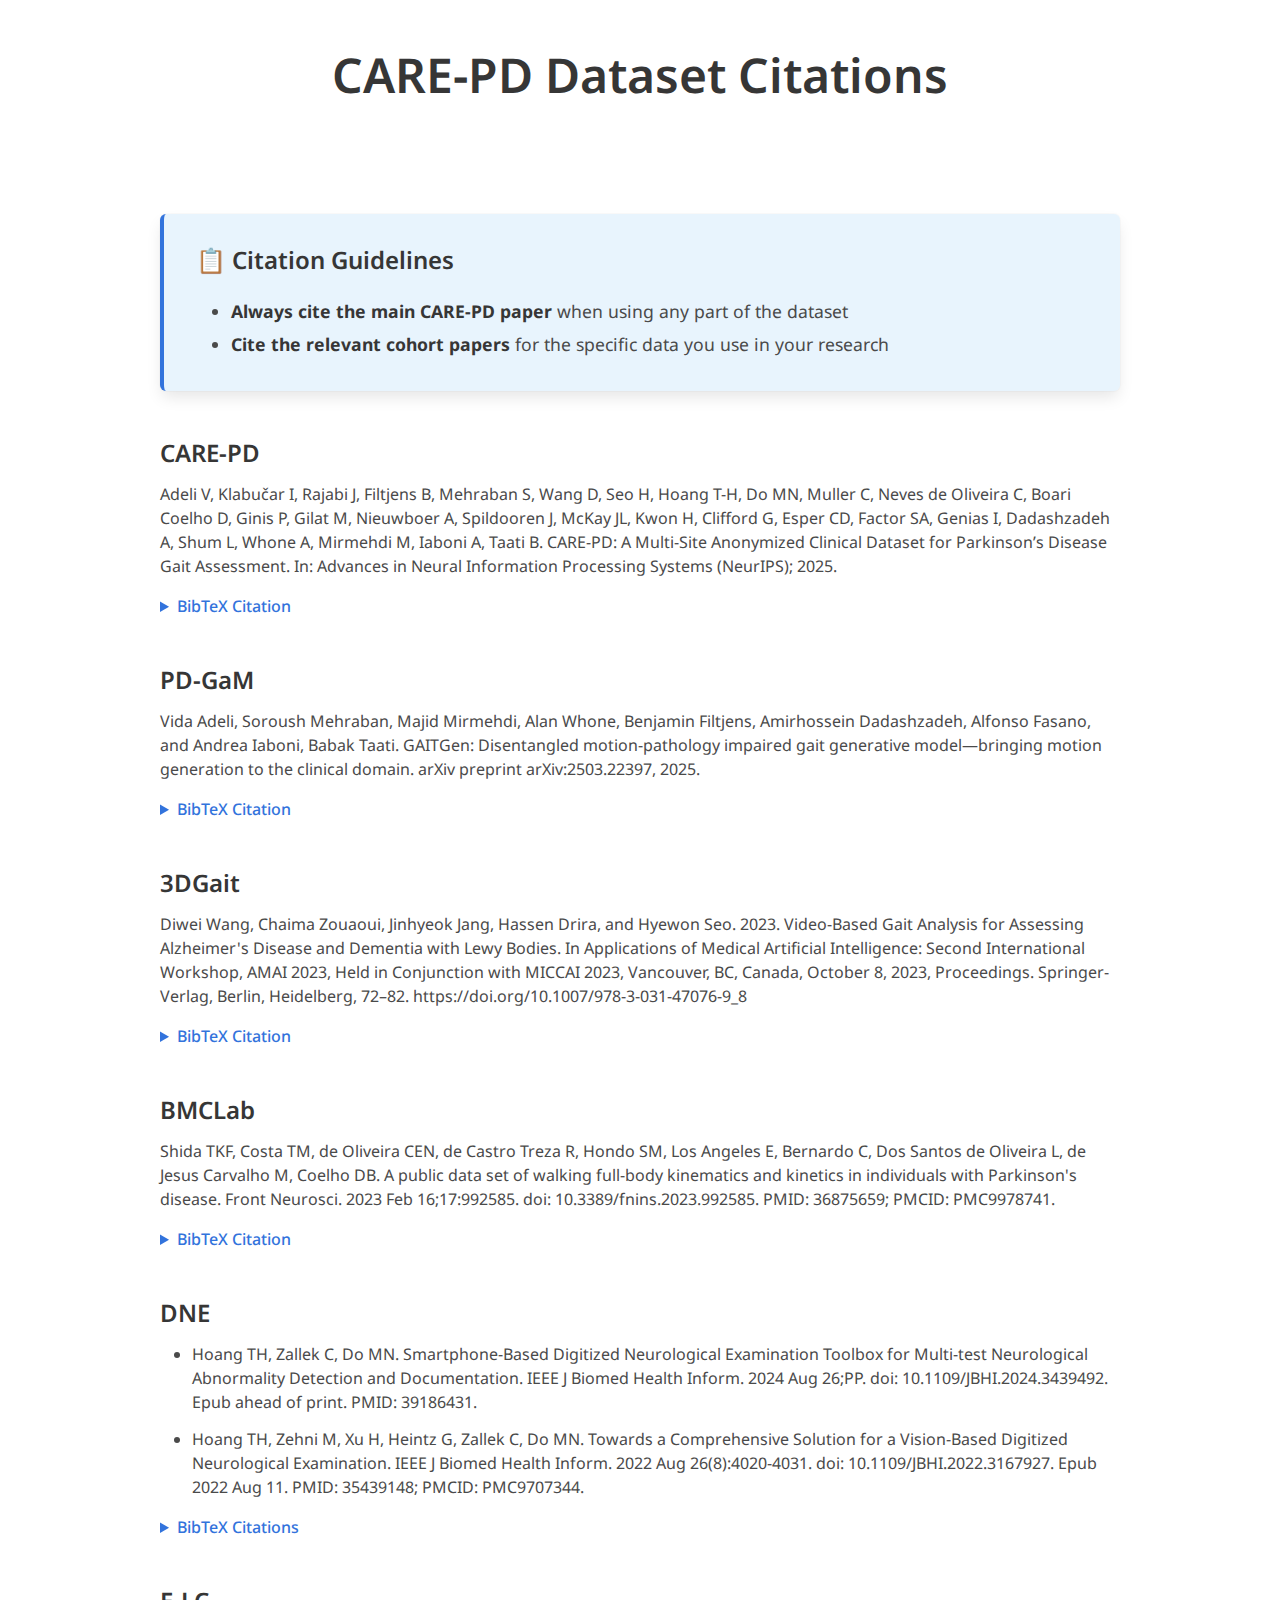
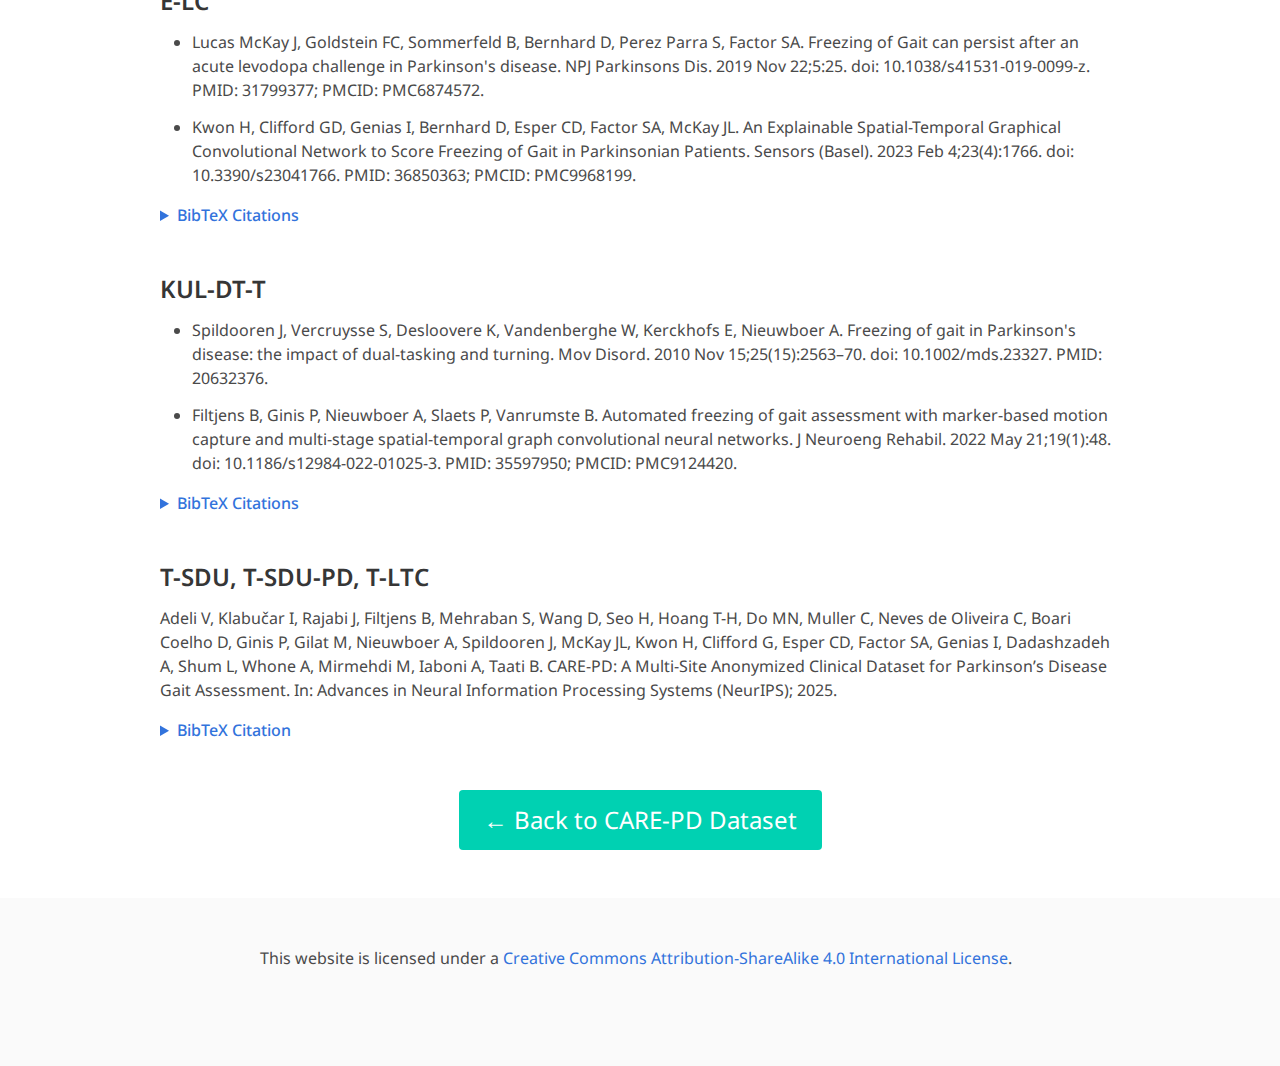
<file: citations.html>
<!DOCTYPE html>
<html>
<head>
  <meta charset="utf-8">
  <meta name="viewport" content="width=device-width, initial-scale=1">
  <title>Original Dataset Citations - Care-PD</title>

  <link href="https://fonts.googleapis.com/css?family=Google+Sans|Noto+Sans|Castoro" rel="stylesheet">
  <link rel="stylesheet" href="./static/css/bulma.min.css">
  <link rel="stylesheet" href="./static/css/index.css">
  <link rel="icon" href="./static/images/favicon.svg">

  <style>
    .carepd {
      font-variant-caps: small-caps;
      font-weight: 700 !important;
      letter-spacing: 0.02em;
    }
    .cohort-name {
      color: #3273dc;
      font-weight: 600;
      font-size: 1.2em;
      margin-top: 2em;
      margin-bottom: 1em;
    }
    pre {
      background-color: #f5f5f5;
      padding: 1em;
      border-radius: 4px;
      font-size: 0.9em;
      overflow-x: auto;
      margin-top: 1em;
    }
    .citation-entry {
      margin-bottom: 2.5em;
    }
  </style>
</head>
<body>

<section class="hero">
  <div class="hero-body">
    <div class="container is-max-desktop">
      <div class="columns is-centered">
        <div class="column has-text-centered">
          <h1 class="title is-1" style="font-size: 3rem; margin-bottom: 0em;">
            CARE-PD Dataset Citations
          </h1>
        </div>
      </div>
    </div>
  </div>
</section>



<section class="section">
  <div class="container is-max-desktop content">

      <div class="box" style="background-color: #e8f4fd; border-left: 4px solid #3273dc; padding: 2em; margin-top: 1em;">
        <h3 class="title is-4" style="margin-bottom: 1em;">📋 Citation Guidelines</h3>
        <ul style="font-size: 1.1em; line-height: 1.6;">
          <li style="margin-bottom: 0.1em;">
            <strong>Always cite the main CARE-PD paper</strong> when using any part of the dataset
          </li>
          <li style="margin-bottom: 0.1em;">
            <strong>Cite the relevant cohort papers</strong> for the specific data you use in your research
          </li>
        </ul>
      </div>

      <!-- Original Care-PD Citation -->
             <div class="citation-entry">
        <h3 class="cohort-name">CARE-PD</h3>
        <p style="margin-bottom: 1em;">
          Adeli V, Klabučar I, Rajabi J, Filtjens B, Mehraban S, Wang D, Seo H, Hoang T-H, Do MN, Muller C, Neves de Oliveira C, Boari Coelho D, Ginis P, Gilat M, Nieuwboer A, Spildooren J, McKay JL, Kwon H, Clifford G, Esper CD, Factor SA, Genias I, Dadashzadeh A, Shum L, Whone A, Mirmehdi M, Iaboni A, Taati B.
CARE-PD: A Multi-Site Anonymized Clinical Dataset for Parkinson’s Disease Gait Assessment.
In: Advances in Neural Information Processing Systems (NeurIPS); 2025.
        </p>
        <details>
          <summary style="cursor: pointer; color: #3273dc; font-weight: 500;">BibTeX Citation</summary>
          <pre>@inproceedings{adeli2025carepd,
title={CARE-PD: A Multi-Site Anonymized Clinical Dataset for Parkinson’s Disease Gait Assessment},
author={Vida Adeli, Ivan Klabu\v{c}ar, Javad Rajabi, Benjamin Filtjens, Soroush Mehraban, Diwei Wang, Hyewon Seo, Trung-Hieu Hoang, Minh N. Do, Candice Muller, Claudia Neves de Oliveira, Daniel Boari Coelho, Pieter Ginis, Moran Gilat, Alice Nieuwboer, Joke Spildooren, J. Lucas McKay, Hyeokhyen Kwon, Gari Clifford, Christine D. Esper, Stewart A. Factor, Imari Genias, Amirhossein Dadashzadeh, Leia Shum, Alan Whone, Majid Mirmehdi, Andrea Iaboni, Babak Taati},
booktitle={NeurIPS},
year={2025}
}</pre>
        </details>
      </div>

      <!-- PD-GaM -->
        <div class="citation-entry">
        <h3 class="cohort-name">PD-GaM</h3>
        <p style="margin-bottom: 1em;">
          Vida Adeli, Soroush Mehraban, Majid Mirmehdi, Alan Whone, Benjamin Filtjens, Amirhossein Dadashzadeh, Alfonso Fasano, and Andrea Iaboni, Babak Taati. GAITGen: Disentangled motion-pathology impaired gait generative model—bringing motion generation to the clinical domain. arXiv preprint arXiv:2503.22397, 2025.
        </p>
        <details>
          <summary style="cursor: pointer; color: #3273dc; font-weight: 500;">BibTeX Citation</summary>
          <pre>@article{adeli2025gaitgen,
  title={GAITGen: Disentangled motion-pathology impaired gait generative model—bringing motion generation to the clinical domain},
  author={Adeli, Vida and Mehraban, Soroush and Mirmehdi, Majid and Whone, Alan and Filtjens, Benjamin and Dadashzadeh, Amirhossein and Fasano, Alfonso and Iaboni, Andrea and Taati, Babak},
  journal={arXiv preprint arXiv:2503.22397},
  year={2025}
}</pre>
        </details>
      </div>


      <!-- <div class="citation-entry">
        <h3 class="cohort-name">PD-GaM</h3>
        <ul style="margin-bottom: 1em;">
          <li style="margin-bottom: 0.8em;">Amirhossein Dadashzadeh, Shuchao Duan, Alan Whone, and Majid Mirmehdi. PeCop: Parameter efficient continual pretraining for action quality assessment. In Proceedings of the IEEE/CVF Winter Conference on Applications of Computer Vision, 42–52, 2024.</li>
          <li style="margin-bottom: 0.8em;">Vida Adeli, Soroush Mehraban, Majid Mirmehdi, Alan Whone, Benjamin Filtjens, Amirhossein Dadashzadeh, Alfonso Fasano, and Andrea Iaboni, Babak Taati. GAITGen: Disentangled motion-pathology impaired gait generative model—bringing motion generation to the clinical domain. arXiv preprint arXiv:2503.22397, 2025.</li>
        </ul>
        <details>
          <summary style="cursor: pointer; color: #3273dc; font-weight: 500;">BibTeX Citations</summary>
          <pre>@inproceedings{dadashzadeh2024pecop,
  title={PeCop: Parameter efficient continual pretraining for action quality assessment},
  author={Dadashzadeh, Amirhossein and Duan, Shuchao and Whone, Alan and Mirmehdi, Majid},
  booktitle={Proceedings of the IEEE/CVF Winter Conference on Applications of Computer Vision},
  pages={42--52},
  year={2024}
}

@article{adeli2025gaitgen,
  title={GAITGen: Disentangled motion-pathology impaired gait generative model—bringing motion generation to the clinical domain},
  author={Adeli, Vida and Mehraban, Soroush and Mirmehdi, Majid and Whone, Alan and Filtjens, Benjamin and Dadashzadeh, Amirhossein and Fasano, Alfonso and Iaboni, Andrea and Taati, Babak},
  journal={arXiv preprint arXiv:2503.22397},
  year={2025}
}</pre>
        </details>
      </div> -->
 
      <!-- 3DGait -->
      <div class="citation-entry">
        <h3 class="cohort-name">3DGait</h3>
        <p style="margin-bottom: 1em;">
          Diwei Wang, Chaima Zouaoui, Jinhyeok Jang, Hassen Drira, and Hyewon Seo. 2023. Video-Based Gait Analysis for Assessing Alzheimer's Disease and Dementia with Lewy Bodies. In Applications of Medical Artificial Intelligence: Second International Workshop, AMAI 2023, Held in Conjunction with MICCAI 2023, Vancouver, BC, Canada, October 8, 2023, Proceedings. Springer-Verlag, Berlin, Heidelberg, 72–82. https://doi.org/10.1007/978-3-031-47076-9_8
        </p>
        <details>
          <summary style="cursor: pointer; color: #3273dc; font-weight: 500;">BibTeX Citation</summary>
          <pre>@inproceedings{wang2023video,
  title={Video-Based Gait Analysis for Assessing Alzheimer's Disease and Dementia with Lewy Bodies},
  author={Wang, Diwei and Zouaoui, Chaima and Jang, Jinhyeok and Drira, Hassen and Seo, Hyewon},
  booktitle={Applications of Medical Artificial Intelligence: Second International Workshop, AMAI 2023, Held in Conjunction with MICCAI 2023, Vancouver, BC, Canada, October 8, 2023, Proceedings},
  pages={72--82},
  year={2023},
  publisher={Springer-Verlag},
  address={Berlin, Heidelberg},
  doi={10.1007/978-3-031-47076-9_8}
}</pre>
        </details>
      </div>

      <!-- BMCLab -->
      <div class="citation-entry">
        <h3 class="cohort-name">BMCLab</h3>
        <p style="margin-bottom: 1em;">
          Shida TKF, Costa TM, de Oliveira CEN, de Castro Treza R, Hondo SM, Los Angeles E, Bernardo C, Dos Santos de Oliveira L, de Jesus Carvalho M, Coelho DB. A public data set of walking full-body kinematics and kinetics in individuals with Parkinson's disease. Front Neurosci. 2023 Feb 16;17:992585. doi: 10.3389/fnins.2023.992585. PMID: 36875659; PMCID: PMC9978741.
        </p>
        <details>
          <summary style="cursor: pointer; color: #3273dc; font-weight: 500;">BibTeX Citation</summary>
          <pre>@article{shida2023public,
  title={A public data set of walking full-body kinematics and kinetics in individuals with Parkinson's disease},
  author={Shida, TKF and Costa, TM and de Oliveira, CEN and de Castro Treza, R and Hondo, SM and Los Angeles, E and Bernardo, C and Dos Santos de Oliveira, L and de Jesus Carvalho, M and Coelho, DB},
  journal={Frontiers in Neuroscience},
  volume={17},
  pages={992585},
  year={2023},
  publisher={Frontiers Media SA},
  doi={10.3389/fnins.2023.992585},
  pmid={36875659},
  pmcid={PMC9978741}
}</pre>
        </details>
      </div>

      <!-- DNE -->
      <div class="citation-entry">
        <h3 class="cohort-name">DNE</h3>
        <ul style="margin-bottom: 1em;">
          <li style="margin-bottom: 0.8em;">Hoang TH, Zallek C, Do MN. Smartphone-Based Digitized Neurological Examination Toolbox for Multi-test Neurological Abnormality Detection and Documentation. IEEE J Biomed Health Inform. 2024 Aug 26;PP. doi: 10.1109/JBHI.2024.3439492. Epub ahead of print. PMID: 39186431.</li>
          <li style="margin-bottom: 0.8em;">Hoang TH, Zehni M, Xu H, Heintz G, Zallek C, Do MN. Towards a Comprehensive Solution for a Vision-Based Digitized Neurological Examination. IEEE J Biomed Health Inform. 2022 Aug 26(8):4020-4031. doi: 10.1109/JBHI.2022.3167927. Epub 2022 Aug 11. PMID: 35439148; PMCID: PMC9707344.</li>
        </ul>
        <details>
          <summary style="cursor: pointer; color: #3273dc; font-weight: 500;">BibTeX Citations</summary>
          <pre>@article{hoang2024smartphone,
  title={Smartphone-Based Digitized Neurological Examination Toolbox for Multi-test Neurological Abnormality Detection and Documentation},
  author={Hoang, TH and Zallek, C and Do, MN},
  journal={IEEE Journal of Biomedical and Health Informatics},
  year={2024},
  publisher={IEEE},
  doi={10.1109/JBHI.2024.3439492},
  pmid={39186431},
  note={Epub ahead of print}
}

@article{hoang2022towards,
  title={Towards a Comprehensive Solution for a Vision-Based Digitized Neurological Examination},
  author={Hoang, TH and Zehni, M and Xu, H and Heintz, G and Zallek, C and Do, MN},
  journal={IEEE Journal of Biomedical and Health Informatics},
  volume={26},
  number={8},
  pages={4020--4031},
  year={2022},
  publisher={IEEE},
  doi={10.1109/JBHI.2022.3167927},
  pmid={35439148},
  pmcid={PMC9707344}
}</pre>
        </details>
      </div>

      <!-- E-LC -->
      <div class="citation-entry">
        <h3 class="cohort-name">E-LC</h3>
        <ul style="margin-bottom: 1em;">
          <li style="margin-bottom: 0.8em;">Lucas McKay J, Goldstein FC, Sommerfeld B, Bernhard D, Perez Parra S, Factor SA. Freezing of Gait can persist after an acute levodopa challenge in Parkinson's disease. NPJ Parkinsons Dis. 2019 Nov 22;5:25. doi: 10.1038/s41531-019-0099-z. PMID: 31799377; PMCID: PMC6874572.</li>
          <li style="margin-bottom: 0.8em;">Kwon H, Clifford GD, Genias I, Bernhard D, Esper CD, Factor SA, McKay JL. An Explainable Spatial-Temporal Graphical Convolutional Network to Score Freezing of Gait in Parkinsonian Patients. Sensors (Basel). 2023 Feb 4;23(4):1766. doi: 10.3390/s23041766. PMID: 36850363; PMCID: PMC9968199.</li>
        </ul>
        <details>
          <summary style="cursor: pointer; color: #3273dc; font-weight: 500;">BibTeX Citations</summary>
          <pre>@article{mckay2019freezing,
  title={Freezing of Gait can persist after an acute levodopa challenge in Parkinson's disease},
  author={McKay, J Lucas and Goldstein, FC and Sommerfeld, B and Bernhard, D and Perez Parra, S and Factor, SA},
  journal={NPJ Parkinson's Disease},
  volume={5},
  number={1},
  pages={25},
  year={2019},
  publisher={Nature Publishing Group},
  doi={10.1038/s41531-019-0099-z},
  pmid={31799377},
  pmcid={PMC6874572}
}

@article{kwon2023explainable,
  title={An Explainable Spatial-Temporal Graphical Convolutional Network to Score Freezing of Gait in Parkinsonian Patients},
  author={Kwon, H and Clifford, GD and Genias, I and Bernhard, D and Esper, CD and Factor, SA and McKay, JL},
  journal={Sensors},
  volume={23},
  number={4},
  pages={1766},
  year={2023},
  publisher={MDPI},
  doi={10.3390/s23041766},
  pmid={36850363},
  pmcid={PMC9968199}
}</pre>
        </details>
      </div>

      <!-- KUL-DT-T -->
      <div class="citation-entry">
        <h3 class="cohort-name">KUL-DT-T</h3>
        <ul style="margin-bottom: 1em;">
          <li style="margin-bottom: 0.8em;">Spildooren J, Vercruysse S, Desloovere K, Vandenberghe W, Kerckhofs E, Nieuwboer A. Freezing of gait in Parkinson's disease: the impact of dual-tasking and turning. Mov Disord. 2010 Nov 15;25(15):2563–70. doi: 10.1002/mds.23327. PMID: 20632376.</li>
          <li style="margin-bottom: 0.8em;">Filtjens B, Ginis P, Nieuwboer A, Slaets P, Vanrumste B. Automated freezing of gait assessment with marker-based motion capture and multi-stage spatial-temporal graph convolutional neural networks. J Neuroeng Rehabil. 2022 May 21;19(1):48. doi: 10.1186/s12984-022-01025-3. PMID: 35597950; PMCID: PMC9124420.</li>
        </ul>
        <details>
          <summary style="cursor: pointer; color: #3273dc; font-weight: 500;">BibTeX Citations</summary>
          <pre>@article{spildooren2010freezing,
  title={Freezing of gait in Parkinson's disease: the impact of dual-tasking and turning},
  author={Spildooren, J and Vercruysse, S and Desloovere, K and Vandenberghe, W and Kerckhofs, E and Nieuwboer, A},
  journal={Movement Disorders},
  volume={25},
  number={15},
  pages={2563--2570},
  year={2010},
  publisher={Wiley Online Library},
  doi={10.1002/mds.23327},
  pmid={20632376}
}

@article{filtjens2022automated,
  title={Automated freezing of gait assessment with marker-based motion capture and multi-stage spatial-temporal graph convolutional neural networks},
  author={Filtjens, B and Ginis, P and Nieuwboer, A and Slaets, P and Vanrumste, B},
  journal={Journal of NeuroEngineering and Rehabilitation},
  volume={19},
  number={1},
  pages={48},
  year={2022},
  publisher={BioMed Central},
  doi={10.1186/s12984-022-01025-3},
  pmid={35597950},
  pmcid={PMC9124420}
}</pre>
        </details>
      </div>

      

    <!-- T-SDU, T-SDU-PD, T-LTC -->
      <div class="citation-entry">
        <h3 class="cohort-name">T-SDU, T-SDU-PD, T-LTC</h3>
        <p style="margin-bottom: 1em;">
          Adeli V, Klabučar I, Rajabi J, Filtjens B, Mehraban S, Wang D, Seo H, Hoang T-H, Do MN, Muller C, Neves de Oliveira C, Boari Coelho D, Ginis P, Gilat M, Nieuwboer A, Spildooren J, McKay JL, Kwon H, Clifford G, Esper CD, Factor SA, Genias I, Dadashzadeh A, Shum L, Whone A, Mirmehdi M, Iaboni A, Taati B.
CARE-PD: A Multi-Site Anonymized Clinical Dataset for Parkinson’s Disease Gait Assessment.
In: Advances in Neural Information Processing Systems (NeurIPS); 2025.
        </p>
        <details>
          <summary style="cursor: pointer; color: #3273dc; font-weight: 500;">BibTeX Citation</summary>
          <pre>@inproceedings{adeli2025carepd,
title={CARE-PD: A Multi-Site Anonymized Clinical Dataset for Parkinson’s Disease Gait Assessment},
author={Vida Adeli, Ivan Klabu\v{c}ar, Javad Rajabi, Benjamin Filtjens, Soroush Mehraban, Diwei Wang, Hyewon Seo, Trung-Hieu Hoang, Minh N. Do, Candice Muller, Claudia Neves de Oliveira, Daniel Boari Coelho, Pieter Ginis, Moran Gilat, Alice Nieuwboer, Joke Spildooren, J. Lucas McKay, Hyeokhyen Kwon, Gari Clifford, Christine D. Esper, Stewart A. Factor, Imari Genias, Amirhossein Dadashzadeh, Leia Shum, Alan Whone, Majid Mirmehdi, Andrea Iaboni, Babak Taati},
booktitle={NeurIPS},
year={2025}
}</pre>
        </details>
      </div>


      <div class="has-text-centered" style="margin-top: 3em;">
        <a href="index.html" class="button is-primary is-large">
          ← Back to CARE-PD Dataset
        </a>
      </div>
    </div>
  </div>
</section>

<footer class="footer">
  <div class="container">
    <div class="columns is-centered">
      <div class="column is-8">
        <div class="content">
          <p>
            This website is licensed under a <a rel="license"
                                                href="http://creativecommons.org/licenses/by-sa/4.0/">Creative
            Commons Attribution-ShareAlike 4.0 International License</a>.
          </p>
        </div>
      </div>
    </div>
  </div>
</footer>

</body>
</html>
</file>
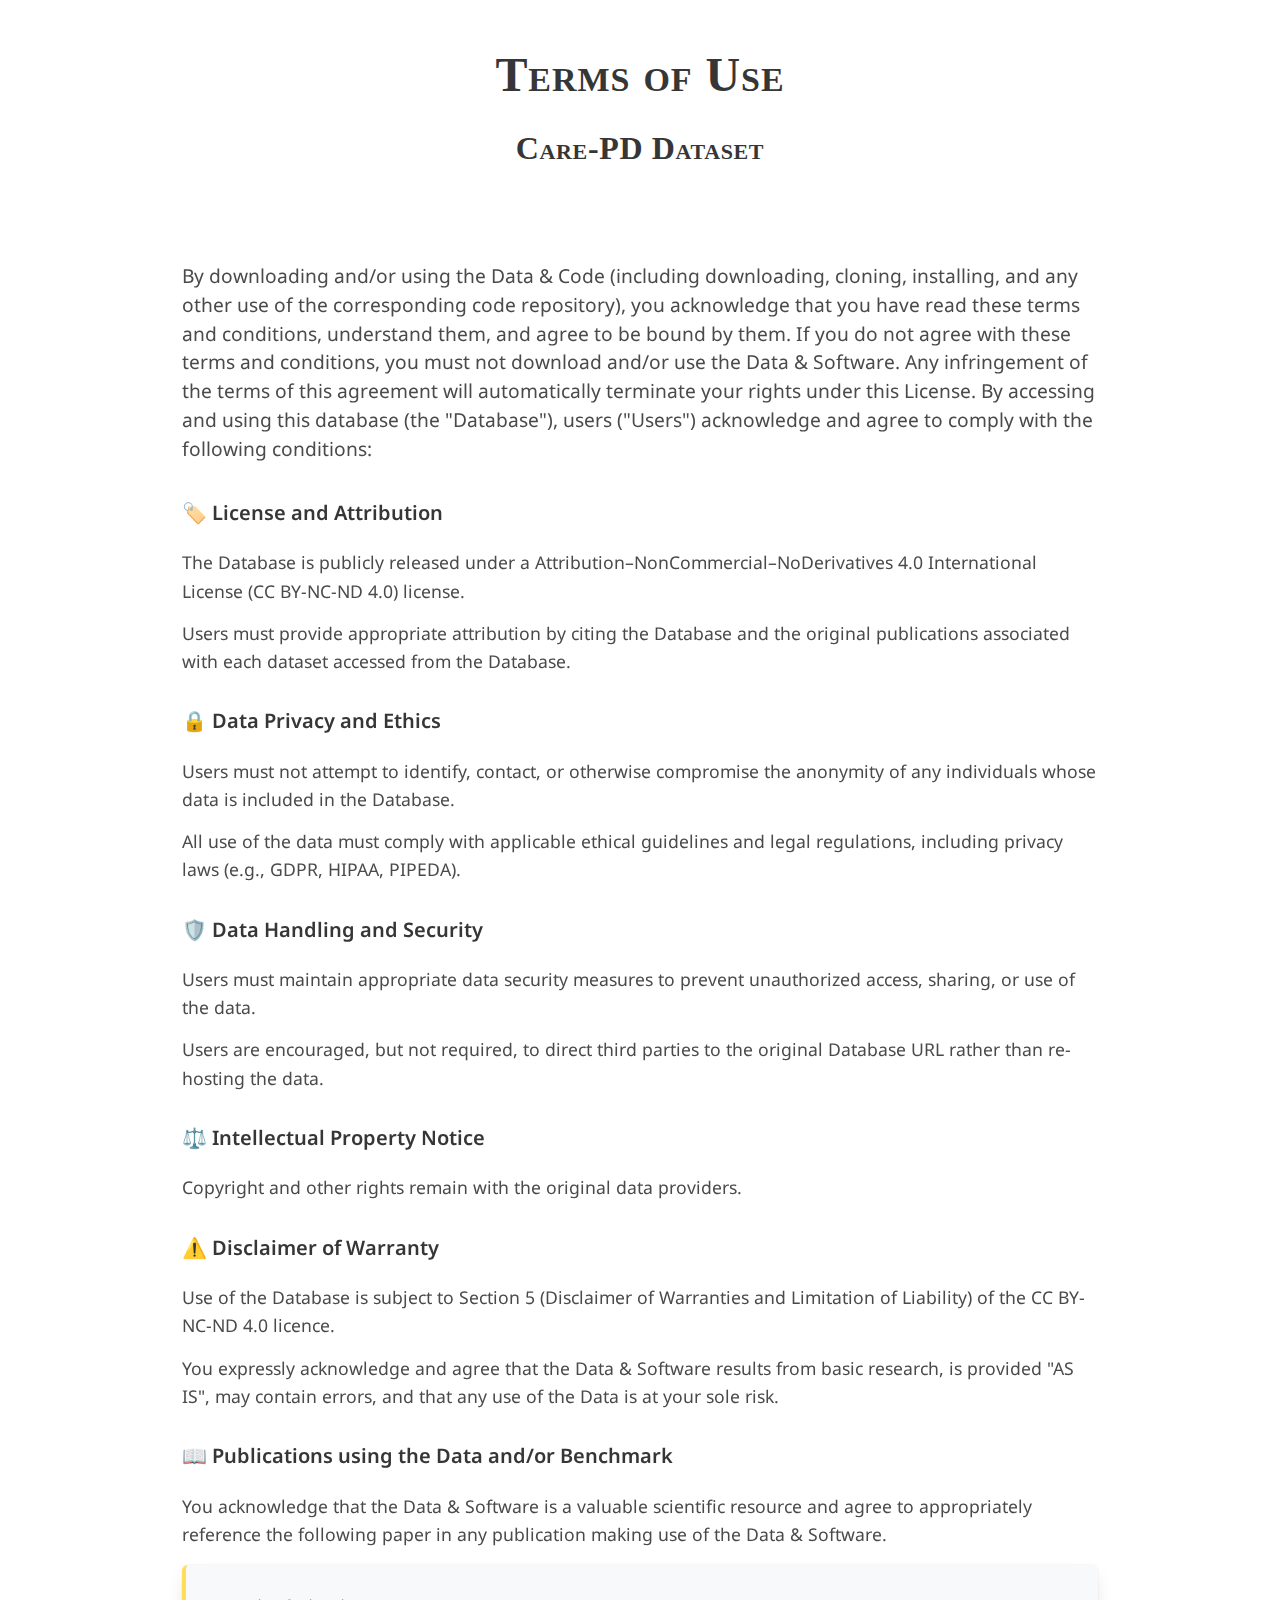
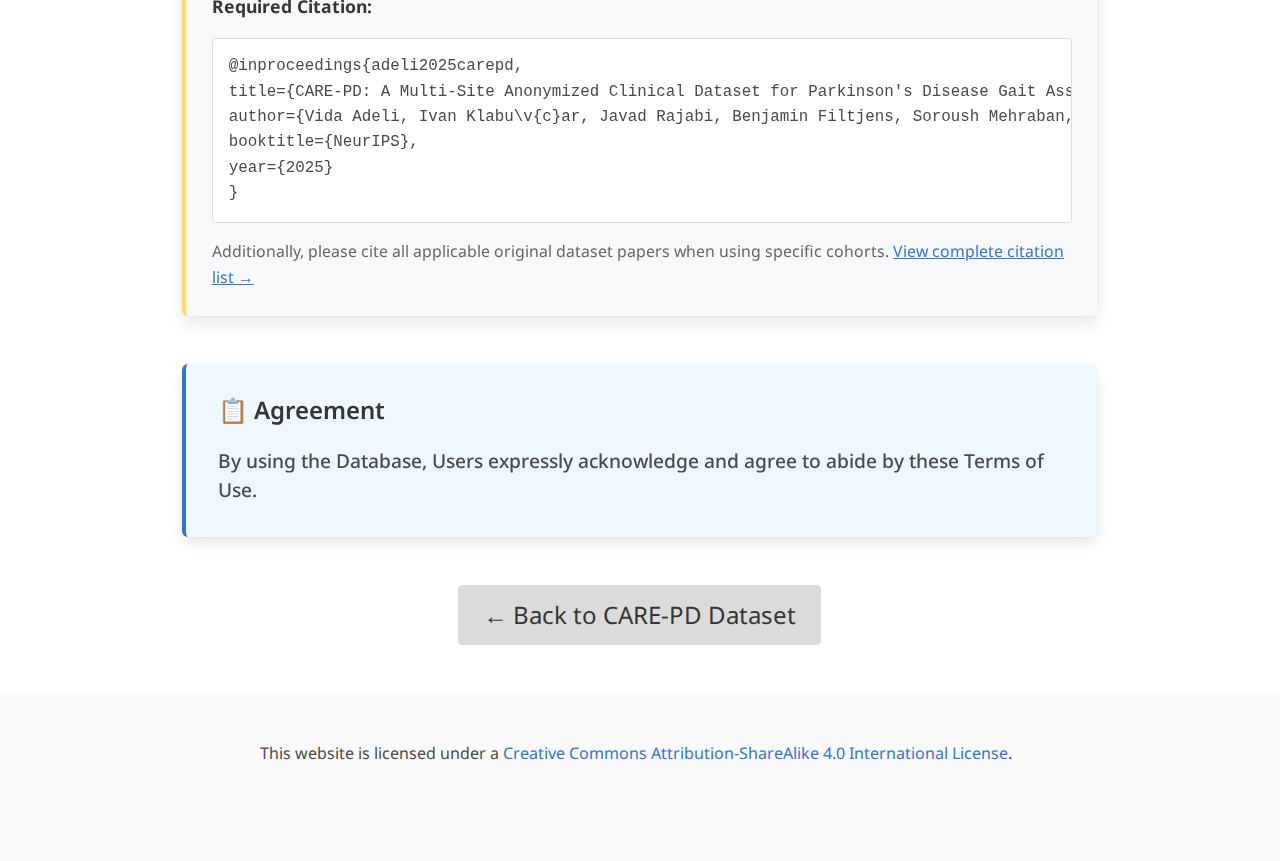
<file: terms-of-use.html>
<!DOCTYPE html>
<html>
<head>
  <meta charset="utf-8">
  <meta name="viewport" content="width=device-width, initial-scale=1">
  <title>Terms of Use - Care-PD Dataset</title>

  <link href="https://fonts.googleapis.com/css?family=Google+Sans|Noto+Sans|Castoro" rel="stylesheet">
  <link rel="stylesheet" href="./static/css/bulma.min.css">
  <link rel="stylesheet" href="./static/css/index.css">
  <link rel="icon" href="./static/images/favicon.svg">

    <style>
    .title.publication-title.carepd{
    font-family: "Libre Baskerville", serif !important;
    font-variant-caps: small-caps;
    font-size: 12px;
    font-weight: 700 !important;
    letter-spacing: 0.02em;
  }
    .carepd {
    font-variant-caps: small-caps;
    font-weight: 700 !important;
    letter-spacing: 0.02em;
  }
    .carepd span {
      font-variant: normal; /* keep STYLE in normal uppercase */
    }
    .back-button {
      background-color: #dbdbdb !important;
      color: #363636 !important;
      border-color: #dbdbdb !important;
      transition: all 0.3s ease;
    }
    .back-button:hover {
      background-color: #3273dc !important;
      color: white !important;
      border-color: #3273dc !important;
      transform: translateY(-1px);
    }
  </style>
</head>
<body>

<section class="hero">
  <div class="hero-body">
    <div class="container is-max-desktop">
      <div class="columns is-centered">
        <div class="column has-text-centered">
          <h1 class="title is-2 publication-title carepd" style="font-size: 3rem; margin-bottom: 1em;">
            Terms of Use
          </h1>
          <h2 class="subtitle is-4">
            <h1 class="title is-1 publication-title carepd" style="font-size: 2rem; margin-top: 0.2em;">
            Care-PD Dataset
          </h1> 
          </h2>
        </div>
      </div>
    </div>
  </div>
</section>

<section class="section">
  <div class="container">
    <div class="columns is-centered has-text-left">
      <div class="column is-four-fifths" >
      <p style="font-size: 1.2em; margin-bottom: 2em;">
        By downloading and/or using the Data & Code (including downloading, cloning, installing, and any other use of the corresponding code repository), you acknowledge that you have read these terms and conditions, understand them, and agree to be bound by them. If you do not agree with these terms and conditions, you must not download and/or use the Data & Software. Any infringement of the terms of this agreement will automatically terminate your rights under this License.
        By accessing and using this database (the "Database"), users ("Users") acknowledge and agree to comply with the following conditions:
      </p>

      <h2 class="title is-5">🏷️ License and Attribution</h2>
      <ul style="font-size: 1.1em; line-height: 1.6; margin-bottom: 2em;">
        <li style="margin-bottom: 0.8em;">
          The
           Database is publicly released under a Attribution–NonCommercial–NoDerivatives 4.0 International License (CC BY-NC-ND 4.0) license.
        </li>
        <li style="margin-bottom: 0.8em;">
          Users must provide appropriate attribution by citing the Database and the original publications associated with each dataset accessed from the Database.
        </li>
      </ul>

      <h2 class="title is-5">🔒 Data Privacy and Ethics</h2>
      <ul style="font-size: 1.1em; line-height: 1.6; margin-bottom: 2em;">
        <li style="margin-bottom: 0.8em;">
          Users must not attempt to identify, contact, or otherwise compromise the anonymity of any individuals whose data is included in the Database.
        </li>
        <li style="margin-bottom: 0.8em;">
          All use of the data must comply with applicable ethical guidelines and legal regulations, including privacy laws (e.g., GDPR, HIPAA, PIPEDA).
        </li>
      </ul>

      <h2 class="title is-5">🛡️ Data Handling and Security</h2>
      <ul style="font-size: 1.1em; line-height: 1.6; margin-bottom: 2em;">
        <li style="margin-bottom: 0.8em;">
          Users must maintain appropriate data security measures to prevent unauthorized access, sharing, or use of the data.
        </li>
        <li style="margin-bottom: 0.8em;">
          Users are encouraged, but not required, to direct third parties to the original Database URL rather than re-hosting the data.
        </li>
      </ul>

      <h2 class="title is-5">⚖️ Intellectual Property Notice</h2>
      <ul style="font-size: 1.1em; line-height: 1.6; margin-bottom: 2em;">
        <li style="margin-bottom: 0.8em;">
          Copyright and other rights remain with the original data providers.
        </li>
      </ul>

      <h2 class="title is-5">⚠️ Disclaimer of Warranty</h2>
      <ul style="font-size: 1.1em; line-height: 1.6; margin-bottom: 2em;">
        <li style="margin-bottom: 0.8em;">
          Use of the Database is subject to Section 5 (Disclaimer of Warranties and Limitation of Liability) of the CC BY-NC-ND 4.0 licence.
        </li>
        <p style="margin-bottom: 0.8em;">
          You expressly acknowledge and agree that the Data & Software results from basic research, is provided "AS IS", may contain errors, and that any use of the Data is at your sole risk.
        </p>
      </ul>
      <h2 class="title is-5">📖 Publications using the Data and/or Benchmark</h2>
      <div style="font-size: 1.1em; line-height: 1.6; margin-bottom: 2em;">
        <p style="margin-bottom: 0.8em;">
          You acknowledge that the Data & Software is a valuable scientific resource and agree to appropriately reference the following paper in any publication making use of the Data & Software.
        </p>
        <div class="box" style="background-color: #f8f9fa; border-left: 4px solid #ffdd57; padding: 1.5em; margin-top: 1em;">
          <p style="font-size: 1em; margin-bottom: 1em;">
            <strong>Required Citation:</strong>
          </p>
          <pre style="background-color: #ffffff; padding: 1em; border: 1px solid #ddd; border-radius: 4px; font-size: 0.9em;"><code>@inproceedings{adeli2025carepd,
title={CARE-PD: A Multi-Site Anonymized Clinical Dataset for Parkinson's Disease Gait Assessment},
author={Vida Adeli, Ivan Klabu\v{c}ar, Javad Rajabi, Benjamin Filtjens, Soroush Mehraban, Diwei Wang, Hyewon Seo, Trung-Hieu Hoang, Minh N. Do, Candice Muller, Claudia Neves de Oliveira, Daniel Boari Coelho, Pieter Ginis, Moran Gilat, Alice Nieuwboer, Joke Spildooren, J. Lucas McKay, Hyeokhyen Kwon, Gari Clifford, Christine D. Esper, Stewart A. Factor, Imari Genias, Amirhossein Dadashzadeh, Leia Shum, Alan Whone, Majid Mirmehdi, Andrea Iaboni, Babak Taati},
booktitle={NeurIPS},
year={2025}
}</code></pre>
          <p style="font-size: 0.9em; color: #666; margin-top: 1em;">
            Additionally, please cite all applicable original dataset papers when using specific cohorts. 
            <a href="citations.html" style="color: #3273dc; text-decoration: underline;">View complete citation list →</a>
          </p>
        </div>
      </div>

      <div class="box" style="background-color: #f0f8ff; border-left: 4px solid #3273dc; padding: 2em; margin-top: 3em;">
        <h3 class="title is-4" style="margin-bottom: 1em;">📋 Agreement</h3>
        <p style="font-size: 1.2em; font-weight: 500;">
          By using the Database, Users expressly acknowledge and agree to abide by these Terms of Use.
        </p>
      </div>

      <div class="has-text-centered" style="margin-top: 3em;">
        <a href="index.html" class="button is-light back-button is-large">
          ← Back to CARE-PD Dataset
        </a>
      </div>
    </div>
  </div>
</section>

<footer class="footer">
  <div class="container">
    <div class="columns is-centered">
      <div class="column is-8">
        <div class="content">
          <p>
            This website is licensed under a <a rel="license"
                                                href="http://creativecommons.org/licenses/by-sa/4.0/">Creative
            Commons Attribution-ShareAlike 4.0 International License</a>.
          </p>
        </div>
      </div>
    </div>
  </div>

</footer>

</body>
</html>
</file>
<file: static/css/index.css>
body {
  font-family: 'Noto Sans', sans-serif;
}

.center-div {
  display: flex;
  justify-content: center;
  align-items: center;
}

.footer .icon-link {
    font-size: 25px;
    color: #000;
}

.link-block a {
    margin-top: 5px;
    margin-bottom: 5px;
}

.dnerf {
  font-variant: small-caps;
}


.teaser .hero-body {
  padding-top: 0;
  padding-bottom: 3rem;
}

.teaser {
  font-family: 'Google Sans', sans-serif;
}


.publication-title {
}

.publication-banner {
  max-height: parent;

}

.publication-banner video {
  position: relative;
  left: auto;
  top: auto;
  transform: none;
  object-fit: fit;
}

.publication-header .hero-body {
}

.publication-title {
    font-family: 'Google Sans', sans-serif;
}

.publication-authors {
    font-family: 'Google Sans', sans-serif;
}

.publication-venue {
    color: #555;
    width: fit-content;
    font-weight: bold;
}

.publication-awards {
    color: #ff3860;
    width: fit-content;
    font-weight: bolder;
}

.publication-authors {
}

.publication-authors a {
   color: hsl(204, 86%, 53%) !important;
}

.publication-authors a:hover {
    text-decoration: underline;
}

.author-block {
  display: inline-block;
}

.publication-banner img {
}

.publication-authors {
  /*color: #4286f4;*/
}

.publication-video {
    position: relative;
    width: 100%;
    height: 0;
    padding-bottom: 56.25%;

    overflow: hidden;
    border-radius: 10px !important;
}

.publication-video iframe {
    position: absolute;
    top: 0;
    left: 0;
    width: 100%;
    height: 100%;
}

.publication-body img {
}

.results-carousel {
  overflow: hidden;
}

.results-carousel .item {
  margin: 5px;
  overflow: hidden;
  border: 1px solid #bbb;
  border-radius: 10px;
  padding: 0;
  font-size: 0;
}

.results-carousel video {
  margin: 0;
}


.interpolation-panel {
  background: #f5f5f5;
  border-radius: 10px;
}

.interpolation-panel .interpolation-image {
  width: 100%;
  border-radius: 5px;
}

.interpolation-video-column {
}

.interpolation-panel .slider {
  margin: 0 !important;
}

.interpolation-panel .slider {
  margin: 0 !important;
}

#interpolation-image-wrapper {
  width: 100%;
}
#interpolation-image-wrapper img {
  border-radius: 5px;
}
</file>
